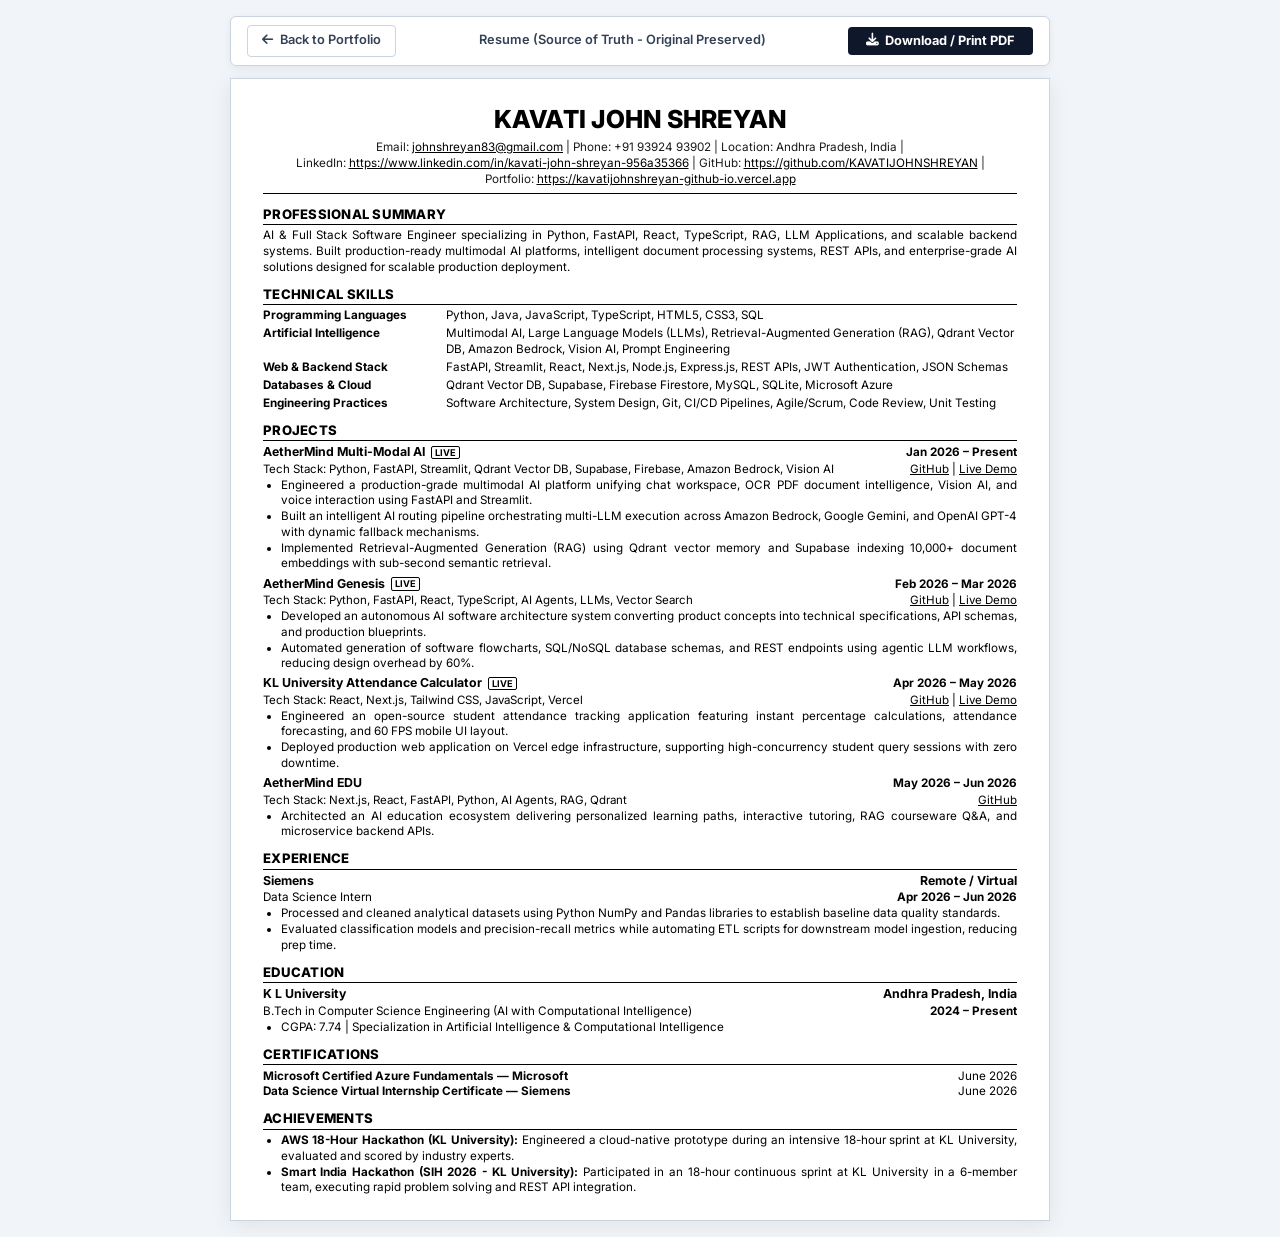
<file: resume.html>
<!DOCTYPE html>
<html lang="en">
<head>
    <meta charset="UTF-8">
    <meta name="viewport" content="width=device-width, initial-scale=1.0">
    <title>KAVATI JOHN SHREYAN - Resume</title>
    <!-- Google Fonts: Inter -->
    <link rel="preconnect" href="https://fonts.googleapis.com">
    <link rel="preconnect" href="https://fonts.gstatic.com" crossorigin>
    <link href="https://fonts.googleapis.com/css2?family=Inter:wght@400;500;600;700;800&display=swap" rel="stylesheet">
    <link rel="stylesheet" href="https://cdnjs.cloudflare.com/ajax/libs/font-awesome/6.4.0/css/all.min.css">
    
    <style>
        :root {
            --text-color: #000000;
            --heading-color: #000000;
            --sub-color: #1a1a1a;
            --bg-color: #f1f5f9;
            --sheet-bg: #ffffff;
            --border-color: #000000;
        }

        * {
            box-sizing: border-box;
            margin: 0;
            padding: 0;
        }

        body {
            font-family: 'Inter', -apple-system, BlinkMacSystemFont, "Segoe UI", Roboto, Helvetica, Arial, sans-serif;
            background-color: var(--bg-color);
            color: var(--text-color);
            line-height: 1.32;
            padding: 1rem 0.5rem;
            display: flex;
            flex-direction: column;
            align-items: center;
            -webkit-font-smoothing: antialiased;
        }

        /* Screen-Only Control Bar */
        .controls {
            width: 100%;
            max-width: 820px;
            display: flex;
            justify-content: space-between;
            align-items: center;
            margin-bottom: 0.75rem;
            padding: 0.5rem 1rem;
            background: #ffffff;
            border: 1px solid #cbd5e1;
            border-radius: 6px;
            box-shadow: 0 2px 8px rgba(0,0,0,0.06);
        }

        .controls-text {
            font-size: 0.8rem;
            font-weight: 600;
            color: #334155;
        }

        .btn-print {
            padding: 0.4rem 1.1rem;
            font-family: 'Inter', sans-serif;
            font-size: 0.8rem;
            font-weight: 700;
            color: #ffffff;
            background-color: #0f172a;
            border: none;
            border-radius: 4px;
            cursor: pointer;
            display: inline-flex;
            align-items: center;
            gap: 0.4rem;
            transition: all 0.2s ease;
        }

        .btn-print:hover {
            background-color: #334155;
        }

        .btn-back {
            padding: 0.4rem 0.9rem;
            font-family: 'Inter', sans-serif;
            font-size: 0.8rem;
            font-weight: 600;
            color: #334155;
            background: transparent;
            border: 1px solid #cbd5e1;
            border-radius: 4px;
            text-decoration: none;
            display: inline-flex;
            align-items: center;
            gap: 0.4rem;
        }

        .btn-back:hover {
            background-color: #f8fafc;
        }

        /* 1-Page Exact Layout Container */
        .resume-page {
            width: 100%;
            max-width: 820px;
            background: var(--sheet-bg);
            padding: 1.5rem 2rem;
            border: 1px solid #cbd5e1;
            box-shadow: 0 4px 20px rgba(0,0,0,0.08);
            display: flex;
            flex-direction: column;
            gap: 0.4rem;
        }

        /* Header */
        header {
            text-align: center;
            border-bottom: 1.2px solid var(--border-color);
            padding-bottom: 0.35rem;
            margin-bottom: 0.1rem;
        }

        h1 {
            font-size: 1.55rem;
            font-weight: 800;
            color: var(--heading-color);
            letter-spacing: 0.01em;
            margin-bottom: 0.2rem;
            text-transform: uppercase;
        }

        .contact-line {
            font-size: 0.73rem;
            color: var(--sub-color);
            line-height: 1.38;
        }

        .contact-line a {
            color: #000000;
            text-decoration: underline;
        }

        /* Section Headings */
        .section-title {
            font-size: 0.82rem;
            font-weight: 800;
            color: var(--heading-color);
            text-transform: uppercase;
            letter-spacing: 0.02em;
            border-bottom: 1px solid var(--border-color);
            padding-bottom: 0.08rem;
            margin-top: 0.25rem;
            margin-bottom: 0.2rem;
        }

        /* Summary */
        .summary-text {
            font-size: 0.73rem;
            color: var(--text-color);
            line-height: 1.34;
            text-align: justify;
        }

        /* Skills Grid */
        .skills-table {
            display: grid;
            grid-template-columns: 175px 1fr;
            row-gap: 0.16rem;
            column-gap: 0.5rem;
            font-size: 0.73rem;
            line-height: 1.32;
        }

        .skills-category {
            font-weight: 700;
            color: var(--heading-color);
        }

        .skills-list {
            color: var(--text-color);
        }

        /* Project Entry */
        .project-entry {
            display: flex;
            flex-direction: column;
            gap: 0.06rem;
            margin-bottom: 0.25rem;
        }

        .project-entry:last-child {
            margin-bottom: 0;
        }

        .row-between {
            display: flex;
            justify-content: space-between;
            align-items: baseline;
        }

        .project-title-row {
            font-size: 0.77rem;
            font-weight: 700;
            color: var(--heading-color);
        }

        .title-with-badge {
            display: inline-flex;
            align-items: center;
            gap: 0.35rem;
        }

        .badge-live {
            display: inline-block;
            border: 1px solid #000000;
            border-radius: 2px;
            font-size: 0.58rem;
            font-weight: 700;
            padding: 0 3px;
            line-height: 1.25;
            letter-spacing: 0.02em;
        }

        .date-text {
            font-size: 0.73rem;
            font-weight: 700;
            color: var(--heading-color);
            white-space: nowrap;
        }

        .project-meta-row {
            font-size: 0.72rem;
            color: var(--text-color);
        }

        .tech-stack {
            font-weight: 400;
        }

        .project-links {
            white-space: nowrap;
            margin-left: 0.5rem;
        }

        .project-links a {
            color: #000000;
            text-decoration: underline;
        }

        /* Bullets */
        ul.bullet-list {
            margin-left: 1.1rem;
            font-size: 0.73rem;
            color: var(--text-color);
            line-height: 1.32;
            display: flex;
            flex-direction: column;
            gap: 0.04rem;
        }

        ul.bullet-list li {
            text-align: justify;
        }

        /* Experience Entry */
        .experience-entry {
            display: flex;
            flex-direction: column;
            gap: 0.06rem;
        }

        .exp-header-1 {
            font-size: 0.77rem;
            font-weight: 700;
            color: var(--heading-color);
        }

        .exp-header-2 {
            font-size: 0.73rem;
            color: var(--text-color);
        }

        /* Education Entry */
        .edu-entry {
            display: flex;
            flex-direction: column;
            gap: 0.06rem;
        }

        .edu-header-1 {
            font-size: 0.77rem;
            font-weight: 700;
            color: var(--heading-color);
        }

        .edu-header-2 {
            font-size: 0.73rem;
            color: var(--text-color);
        }

        /* Certifications Lines */
        .cert-line {
            display: flex;
            justify-content: space-between;
            font-size: 0.73rem;
            line-height: 1.35;
        }

        .cert-name {
            font-weight: 700;
            color: var(--heading-color);
        }

        .cert-date {
            font-weight: 400;
            color: var(--heading-color);
            white-space: nowrap;
        }

        /* Print / PDF Settings: Strict 1-Page Preservation */
        @media print {
            @page {
                size: letter;
                margin: 0.26in 0.35in;
            }
            html, body {
                background: #ffffff !important;
                color: #000000 !important;
                padding: 0 !important;
                margin: 0 !important;
                width: 100% !important;
                height: 100% !important;
                overflow: hidden !important;
            }
            .controls {
                display: none !important;
            }
            .resume-page {
                border: none !important;
                box-shadow: none !important;
                padding: 0 !important;
                width: 100% !important;
                max-width: 100% !important;
                background: #ffffff !important;
                gap: 0.28rem !important;
            }
            a {
                color: #000000 !important;
                text-decoration: underline !important;
            }
            h1 { font-size: 1.5rem !important; margin-bottom: 0.15rem !important; }
            .contact-line { font-size: 0.70rem !important; line-height: 1.32 !important; }
            .section-title { font-size: 0.78rem !important; margin-top: 0.18rem !important; margin-bottom: 0.12rem !important; padding-bottom: 0.04rem !important; }
            .summary-text { font-size: 0.71rem !important; line-height: 1.28 !important; }
            .skills-table { font-size: 0.71rem !important; line-height: 1.26 !important; row-gap: 0.12rem !important; grid-template-columns: 165px 1fr !important; }
            .project-title-row { font-size: 0.74rem !important; }
            .project-meta-row { font-size: 0.70rem !important; }
            .date-text { font-size: 0.71rem !important; }
            ul.bullet-list { font-size: 0.705rem !important; line-height: 1.27 !important; gap: 0.02rem !important; }
            .cert-line { font-size: 0.71rem !important; line-height: 1.28 !important; }
            .exp-header-1, .edu-header-1 { font-size: 0.74rem !important; }
            .exp-header-2, .edu-header-2 { font-size: 0.70rem !important; }
        }
    </style>
</head>
<body>

    <!-- Top Action Controls (Hidden when printing/saving to PDF) -->
    <div class="controls">
        <a href="./index.html" class="btn-back"><i class="fa-solid fa-arrow-left"></i> Back to Portfolio</a>
        <span class="controls-text">Resume (Source of Truth - Original Preserved)</span>
        <button onclick="window.print()" class="btn-print"><i class="fa-solid fa-download"></i> Download / Print PDF</button>
    </div>

    <!-- Resume Sheet: 100% Source of Truth Preserved -->
    <main class="resume-page">
        <!-- Header -->
        <header>
            <h1>KAVATI JOHN SHREYAN</h1>
            <div class="contact-line">
                <span>Email: <a href="mailto:johnshreyan83@gmail.com">johnshreyan83@gmail.com</a></span> | 
                <span>Phone: +91 93924 93902</span> | 
                <span>Location: Andhra Pradesh, India</span> |
            </div>
            <div class="contact-line">
                <span>LinkedIn: <a href="https://www.linkedin.com/in/kavati-john-shreyan-956a35366" target="_blank" rel="noopener noreferrer">https://www.linkedin.com/in/kavati-john-shreyan-956a35366</a></span> | 
                <span>GitHub: <a href="https://github.com/KAVATIJOHNSHREYAN" target="_blank" rel="noopener noreferrer">https://github.com/KAVATIJOHNSHREYAN</a></span> |
            </div>
            <div class="contact-line">
                <span>Portfolio: <a href="https://kavatijohnshreyan-github-io.vercel.app" target="_blank" rel="noopener noreferrer">https://kavatijohnshreyan-github-io.vercel.app</a></span>
            </div>
        </header>

        <!-- Professional Summary -->
        <section>
            <div class="section-title">PROFESSIONAL SUMMARY</div>
            <p class="summary-text">
                AI & Full Stack Software Engineer specializing in Python, FastAPI, React, TypeScript, RAG, LLM Applications, and scalable backend systems. Built production-ready multimodal AI platforms, intelligent document processing systems, REST APIs, and enterprise-grade AI solutions designed for scalable production deployment.
            </p>
        </section>

        <!-- Technical Skills -->
        <section>
            <div class="section-title">TECHNICAL SKILLS</div>
            <div class="skills-table">
                <div class="skills-category">Programming Languages</div>
                <div class="skills-list">Python, Java, JavaScript, TypeScript, HTML5, CSS3, SQL</div>

                <div class="skills-category">Artificial Intelligence</div>
                <div class="skills-list">Multimodal AI, Large Language Models (LLMs), Retrieval-Augmented Generation (RAG), Qdrant Vector DB, Amazon Bedrock, Vision AI, Prompt Engineering</div>

                <div class="skills-category">Web & Backend Stack</div>
                <div class="skills-list">FastAPI, Streamlit, React, Next.js, Node.js, Express.js, REST APIs, JWT Authentication, JSON Schemas</div>

                <div class="skills-category">Databases & Cloud</div>
                <div class="skills-list">Qdrant Vector DB, Supabase, Firebase Firestore, MySQL, SQLite, Microsoft Azure</div>

                <div class="skills-category">Engineering Practices</div>
                <div class="skills-list">Software Architecture, System Design, Git, CI/CD Pipelines, Agile/Scrum, Code Review, Unit Testing</div>
            </div>
        </section>

        <!-- Projects -->
        <section>
            <div class="section-title">PROJECTS</div>

            <!-- Project 1: AetherMind Multi-Modal AI -->
            <div class="project-entry">
                <div class="row-between project-title-row">
                    <span class="title-with-badge">AetherMind Multi-Modal AI <span class="badge-live">LIVE</span></span>
                    <span class="date-text">Jan 2026 – Present</span>
                </div>
                <div class="row-between project-meta-row">
                    <span class="tech-stack">Tech Stack: Python, FastAPI, Streamlit, Qdrant Vector DB, Supabase, Firebase, Amazon Bedrock, Vision AI</span>
                    <span class="project-links">
                        <a href="https://github.com/KAVATIJOHNSHREYAN" target="_blank" rel="noopener noreferrer">GitHub</a> | 
                        <a href="https://aethermind-multi-modal-ai-fwt8jmcqdbbmoahwveobze.streamlit.app/" target="_blank" rel="noopener noreferrer">Live Demo</a>
                    </span>
                </div>
                <ul class="bullet-list">
                    <li>Engineered a production-grade multimodal AI platform unifying chat workspace, OCR PDF document intelligence, Vision AI, and voice interaction using FastAPI and Streamlit.</li>
                    <li>Built an intelligent AI routing pipeline orchestrating multi-LLM execution across Amazon Bedrock, Google Gemini, and OpenAI GPT-4 with dynamic fallback mechanisms.</li>
                    <li>Implemented Retrieval-Augmented Generation (RAG) using Qdrant vector memory and Supabase indexing 10,000+ document embeddings with sub-second semantic retrieval.</li>
                </ul>
            </div>

            <!-- Project 2: AetherMind Genesis -->
            <div class="project-entry">
                <div class="row-between project-title-row">
                    <span class="title-with-badge">AetherMind Genesis <span class="badge-live">LIVE</span></span>
                    <span class="date-text">Feb 2026 – Mar 2026</span>
                </div>
                <div class="row-between project-meta-row">
                    <span class="tech-stack">Tech Stack: Python, FastAPI, React, TypeScript, AI Agents, LLMs, Vector Search</span>
                    <span class="project-links">
                        <a href="https://github.com/KAVATIJOHNSHREYAN" target="_blank" rel="noopener noreferrer">GitHub</a> | 
                        <a href="https://aethermind-genesis-ai.streamlit.app/" target="_blank" rel="noopener noreferrer">Live Demo</a>
                    </span>
                </div>
                <ul class="bullet-list">
                    <li>Developed an autonomous AI software architecture system converting product concepts into technical specifications, API schemas, and production blueprints.</li>
                    <li>Automated generation of software flowcharts, SQL/NoSQL database schemas, and REST endpoints using agentic LLM workflows, reducing design overhead by 60%.</li>
                </ul>
            </div>

            <!-- Project 3: KL University Attendance Calculator -->
            <div class="project-entry">
                <div class="row-between project-title-row">
                    <span class="title-with-badge">KL University Attendance Calculator <span class="badge-live">LIVE</span></span>
                    <span class="date-text">Apr 2026 – May 2026</span>
                </div>
                <div class="row-between project-meta-row">
                    <span class="tech-stack">Tech Stack: React, Next.js, Tailwind CSS, JavaScript, Vercel</span>
                    <span class="project-links">
                        <a href="https://github.com/KAVATIJOHNSHREYAN/LTPS_ATTENDANCE_CALCULATOR" target="_blank" rel="noopener noreferrer">GitHub</a> | 
                        <a href="https://ltps-attendance-calculator.vercel.app/" target="_blank" rel="noopener noreferrer">Live Demo</a>
                    </span>
                </div>
                <ul class="bullet-list">
                    <li>Engineered an open-source student attendance tracking application featuring instant percentage calculations, attendance forecasting, and 60 FPS mobile UI layout.</li>
                    <li>Deployed production web application on Vercel edge infrastructure, supporting high-concurrency student query sessions with zero downtime.</li>
                </ul>
            </div>

            <!-- Project 4: AetherMind EDU -->
            <div class="project-entry">
                <div class="row-between project-title-row">
                    <span>AetherMind EDU</span>
                    <span class="date-text">May 2026 – Jun 2026</span>
                </div>
                <div class="row-between project-meta-row">
                    <span class="tech-stack">Tech Stack: Next.js, React, FastAPI, Python, AI Agents, RAG, Qdrant</span>
                    <span class="project-links">
                        <a href="https://github.com/KAVATIJOHNSHREYAN" target="_blank" rel="noopener noreferrer">GitHub</a>
                    </span>
                </div>
                <ul class="bullet-list">
                    <li>Architected an AI education ecosystem delivering personalized learning paths, interactive tutoring, RAG courseware Q&A, and microservice backend APIs.</li>
                </ul>
            </div>
        </section>

        <!-- Experience -->
        <section>
            <div class="section-title">EXPERIENCE</div>
            <div class="experience-entry">
                <div class="row-between exp-header-1">
                    <span>Siemens</span>
                    <span>Remote / Virtual</span>
                </div>
                <div class="row-between exp-header-2">
                    <span>Data Science Intern</span>
                    <span class="date-text">Apr 2026 – Jun 2026</span>
                </div>
                <ul class="bullet-list">
                    <li>Processed and cleaned analytical datasets using Python NumPy and Pandas libraries to establish baseline data quality standards.</li>
                    <li>Evaluated classification models and precision-recall metrics while automating ETL scripts for downstream model ingestion, reducing prep time.</li>
                </ul>
            </div>
        </section>

        <!-- Education -->
        <section>
            <div class="section-title">EDUCATION</div>
            <div class="edu-entry">
                <div class="row-between edu-header-1">
                    <span>K L University</span>
                    <span>Andhra Pradesh, India</span>
                </div>
                <div class="row-between edu-header-2">
                    <span>B.Tech in Computer Science Engineering (AI with Computational Intelligence)</span>
                    <span class="date-text">2024 – Present</span>
                </div>
                <ul class="bullet-list">
                    <li>CGPA: 7.74 | Specialization in Artificial Intelligence & Computational Intelligence</li>
                </ul>
            </div>
        </section>

        <!-- Certifications -->
        <section>
            <div class="section-title">CERTIFICATIONS</div>
            <div class="cert-line">
                <span class="cert-name">Microsoft Certified Azure Fundamentals — Microsoft</span>
                <span class="cert-date">June 2026</span>
            </div>
            <div class="cert-line">
                <span class="cert-name">Data Science Virtual Internship Certificate — Siemens</span>
                <span class="cert-date">June 2026</span>
            </div>
        </section>

        <!-- Achievements -->
        <section>
            <div class="section-title">ACHIEVEMENTS</div>
            <ul class="bullet-list">
                <li><strong>AWS 18-Hour Hackathon (KL University):</strong> Engineered a cloud-native prototype during an intensive 18-hour sprint at KL University, evaluated and scored by industry experts.</li>
                <li><strong>Smart India Hackathon (SIH 2026 - KL University):</strong> Participated in an 18-hour continuous sprint at KL University in a 6-member team, executing rapid problem solving and REST API integration.</li>
            </ul>
        </section>
    </main>

</body>
</html>
</file>
